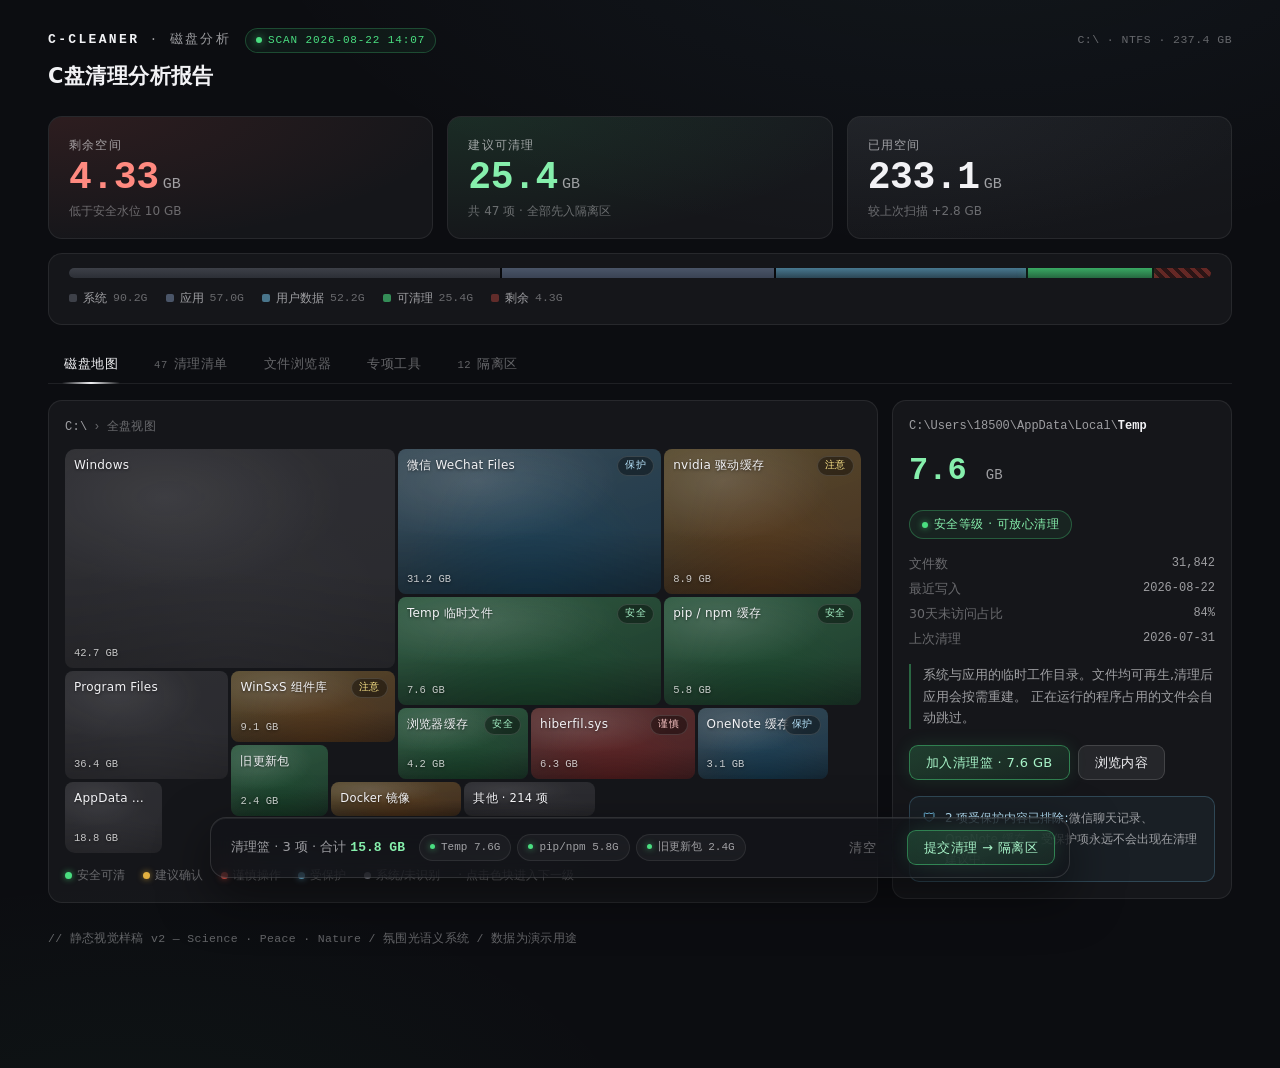
<file: design/mockup-disk-map.html>
<!doctype html>
<html lang="zh-CN">
<head>
<meta charset="utf-8">
<meta name="viewport" content="width=device-width, initial-scale=1">
<title>C-CLEANER · 视觉样稿 v2 — 磁盘地图</title>
<style>
/* ============ tokens ============ */
:root{
  --bg:#0c0d11;
  --bg-deep:#08090c;
  --surface:rgba(255,255,255,.04);
  --surface-2:rgba(255,255,255,.07);
  --line:rgba(255,255,255,.08);
  --line-strong:rgba(255,255,255,.14);
  --text:#f2f2f5;
  --text-2:rgba(242,242,245,.62);
  --text-3:rgba(242,242,245,.38);

  /* 语义色 —— 颜色是发光的,不是涂上去的 */
  --safe:#4ade80;
  --warn:#e2b040;
  --danger:#f0564a;
  --locked:#7dd3fc;
  --neutral:#8b8d98;

  --mono:"JetBrains Mono","Cascadia Code",Consolas,ui-monospace,monospace;
  --sans:"Segoe UI",system-ui,-apple-system,"Microsoft YaHei",sans-serif;
  --r-card:14px;
  --r-block:8px;
}
*{box-sizing:border-box;margin:0;padding:0}
html{background:var(--bg)}
body{
  font:14px/1.7 var(--sans);
  color:var(--text);
  background:
    radial-gradient(1200px 600px at 75% -10%, rgba(125,211,252,.05), transparent 60%),
    radial-gradient(900px 500px at 10% 110%, rgba(74,222,128,.04), transparent 60%),
    var(--bg);
  min-height:100vh;
  -webkit-font-smoothing:antialiased;
}
.wrap{max-width:1240px;margin:0 auto;padding:28px 28px 120px}

/* ============ top bar ============ */
.topbar{display:flex;align-items:baseline;gap:14px;margin-bottom:6px}
.brand{font-family:var(--mono);font-size:13px;letter-spacing:.18em;color:var(--text-2)}
.brand b{color:var(--text);font-weight:600}
.live{
  display:inline-flex;align-items:center;gap:6px;
  font-family:var(--mono);font-size:11px;letter-spacing:.08em;color:var(--safe);
  border:1px solid rgba(74,222,128,.25);border-radius:999px;padding:2px 10px;
  background:rgba(74,222,128,.06);
}
.live .dot{width:6px;height:6px;border-radius:50%;background:var(--safe);
  box-shadow:0 0 8px rgba(74,222,128,.8);animation:pulse 2.4s ease-in-out infinite}
@keyframes pulse{50%{opacity:.35}}
.meta{margin-left:auto;font-family:var(--mono);font-size:11.5px;color:var(--text-3);letter-spacing:.04em}

h1{font-size:21px;font-weight:600;letter-spacing:.02em;margin:2px 0 22px}

/* ============ hero numbers ============ */
.heroes{display:grid;grid-template-columns:repeat(3,1fr);gap:14px;margin-bottom:14px}
.hero{
  position:relative;overflow:hidden;
  border:1px solid var(--line);border-radius:var(--r-card);
  background:var(--surface);
  padding:18px 20px 16px;
}
.hero::before{ /* 氛围光雾 */
  content:"";position:absolute;inset:-40%;
  background:radial-gradient(ellipse at 22% 18%, var(--glow) , transparent 55%);
  opacity:.9;pointer-events:none;
}
.hero.h-free{--glow:rgba(240,86,74,.13)}
.hero.h-clean{--glow:rgba(74,222,128,.13)}
.hero.h-used{--glow:rgba(139,141,152,.10)}
.hero .k{position:relative;font-size:12px;color:var(--text-2);letter-spacing:.1em}
.hero .v{
  position:relative;font-family:var(--mono);font-weight:600;
  font-size:38px;line-height:1.15;letter-spacing:-.01em;
  font-variant-numeric:tabular-nums;
}
.hero .v small{font-size:15px;font-weight:400;color:var(--text-2);margin-left:4px;letter-spacing:0}
.hero .sub{position:relative;font-size:12px;color:var(--text-3);margin-top:2px}
.h-free .v{color:#ff8a80}
.h-clean .v{color:#86efac}

/* ============ capacity bar ============ */
.capacity{
  border:1px solid var(--line);border-radius:var(--r-card);
  background:var(--surface);padding:14px 20px 16px;margin-bottom:22px;
}
.capbar{display:flex;height:10px;border-radius:999px;overflow:hidden;gap:2px;background:var(--bg-deep)}
.capbar i{display:block;height:100%}
.capbar .c-sys{flex:38;background:linear-gradient(180deg,#3d4048,#2c2f36)}
.capbar .c-app{flex:24;background:linear-gradient(180deg,#4a5568,#3a4354)}
.capbar .c-user{flex:22;background:linear-gradient(180deg,rgba(125,211,252,.55),rgba(125,211,252,.3))}
.capbar .c-clean{flex:11;background:linear-gradient(180deg,rgba(74,222,128,.75),rgba(74,222,128,.45));
  box-shadow:0 0 12px rgba(74,222,128,.35)}
.capbar .c-free{flex:5;background:repeating-linear-gradient(45deg,rgba(240,86,74,.4) 0 4px,rgba(240,86,74,.15) 4px 8px)}
.caplegend{display:flex;gap:18px;margin-top:10px;font-size:12px;color:var(--text-2);flex-wrap:wrap}
.caplegend .lg{display:inline-flex;align-items:center;gap:6px}
.caplegend .sw{width:8px;height:8px;border-radius:2px}
.caplegend .n{font-family:var(--mono);font-size:11.5px;color:var(--text-3)}

/* ============ tabs ============ */
.tabs{display:flex;gap:4px;margin-bottom:16px;border-bottom:1px solid var(--line);padding-bottom:0}
.tab{
  appearance:none;background:none;border:none;cursor:pointer;
  font:13px/1 var(--sans);color:var(--text-3);letter-spacing:.04em;
  padding:10px 16px 12px;position:relative;
}
.tab:hover{color:var(--text-2)}
.tab.on{color:var(--text)}
.tab.on::after{
  content:"";position:absolute;left:14px;right:14px;bottom:-1px;height:2px;
  background:linear-gradient(90deg,transparent,var(--text),transparent);
  border-radius:2px;
}
.tab .num{font-family:var(--mono);font-size:10.5px;color:var(--text-3);margin-right:6px}

/* ============ main split ============ */
.split{display:grid;grid-template-columns:1fr 340px;gap:14px;align-items:start}

.panel{
  border:1px solid var(--line);border-radius:var(--r-card);
  background:var(--surface);padding:16px;
}
.crumbs{font-family:var(--mono);font-size:12px;color:var(--text-3);margin-bottom:12px;letter-spacing:.02em}
.crumbs b{color:var(--text-2);font-weight:500}
.crumbs .sep{margin:0 6px;color:var(--text-3)}

/* ============ treemap ============ */
.treemap{
  display:grid;gap:3px;
  grid-template-columns:repeat(24,1fr);
  grid-auto-rows:34px;
  border-radius:10px;overflow:hidden;
}
.blk{
  position:relative;border-radius:var(--r-block);overflow:hidden;
  background:var(--surface-2);
  cursor:pointer;
  transition:filter .18s ease, outline-color .18s ease;
  outline:1px solid transparent;outline-offset:-1px;
}
/* 氛围光: 每块 = 色雾 + cushion 高光 + 底部沉降 */
.blk::before{
  content:"";position:absolute;inset:0;
  background:
    radial-gradient(ellipse 90% 70% at 30% 22%, rgba(255,255,255,.16), transparent 60%),
    linear-gradient(transparent 55%, rgba(0,0,0,.32)),
    radial-gradient(ellipse at 50% 110%, var(--hue-deep), transparent 70%),
    linear-gradient(160deg, var(--hue-soft), var(--hue-deep));
  opacity:var(--lum,.85);
}
.blk:hover{filter:brightness(1.22);outline-color:rgba(255,255,255,.35);z-index:2}
.blk .lab{
  position:absolute;left:9px;top:6px;right:8px;z-index:1;
  font-size:12px;font-weight:500;letter-spacing:.02em;
  text-shadow:0 1px 3px rgba(0,0,0,.55);
  white-space:nowrap;overflow:hidden;text-overflow:ellipsis;
}
.blk .sz{
  position:absolute;left:9px;bottom:5px;z-index:1;
  font-family:var(--mono);font-size:10.5px;color:rgba(255,255,255,.75);
  font-variant-numeric:tabular-nums;text-shadow:0 1px 3px rgba(0,0,0,.55);
}
.blk .tag{
  position:absolute;right:7px;top:7px;z-index:1;
  font-family:var(--mono);font-size:9.5px;letter-spacing:.06em;
  padding:1px 7px;border-radius:999px;
  background:rgba(0,0,0,.38);backdrop-filter:blur(4px);
  border:1px solid rgba(255,255,255,.14);
}

/* 色相 = 语义 */
.hu-safe   {--hue-soft:rgba(74,222,128,.34); --hue-deep:rgba(20,83,45,.55)}
.hu-warn   {--hue-soft:rgba(226,176,64,.32); --hue-deep:rgba(113,63,18,.5)}
.hu-danger {--hue-soft:rgba(240,86,74,.30);  --hue-deep:rgba(127,29,29,.5)}
.hu-locked {--hue-soft:rgba(125,211,252,.26);--hue-deep:rgba(12,74,110,.5)}
.hu-none   {--hue-soft:rgba(139,141,152,.16);--hue-deep:rgba(139,141,152,.10)}
.dim{--lum:.5}

/* 布局(手排 squarified 近似) */
.b1 {grid-column:span 10;grid-row:span 6}
.b2 {grid-column:span 8; grid-row:span 4}
.b3 {grid-column:span 6; grid-row:span 4}
.b4 {grid-column:span 8; grid-row:span 3}
.b5 {grid-column:span 6; grid-row:span 3}
.b6 {grid-column:span 5; grid-row:span 3}
.b7 {grid-column:span 5; grid-row:span 2}
.b8 {grid-column:span 4; grid-row:span 2}
.b9 {grid-column:span 5; grid-row:span 2}
.b10{grid-column:span 4; grid-row:span 2}
.b11{grid-column:span 3; grid-row:span 2}
.b12{grid-column:span 3; grid-row:span 2}
.b13{grid-column:span 4; grid-row:span 1}
.b14{grid-column:span 4; grid-row:span 1}
/* 单行小块: 只留标签,垂直居中 */
.b13 .sz,.b14 .sz{display:none}
.b13 .lab,.b14 .lab{top:50%;transform:translateY(-50%);font-size:11.5px}

.maphint{font-size:12px;color:var(--text-3);margin-top:12px}
.maphint .k{display:inline-flex;align-items:center;gap:5px;margin-right:14px}
.maphint .g{width:7px;height:7px;border-radius:50%}
.g-safe{background:var(--safe);box-shadow:0 0 6px rgba(74,222,128,.7)}
.g-warn{background:var(--warn);box-shadow:0 0 6px rgba(226,176,64,.7)}
.g-danger{background:var(--danger);box-shadow:0 0 6px rgba(240,86,74,.7)}
.g-locked{background:var(--locked);box-shadow:0 0 6px rgba(125,211,252,.7)}
.g-none{background:var(--neutral)}

/* ============ detail panel ============ */
.detail .path{font-family:var(--mono);font-size:12px;color:var(--text-2);word-break:break-all;line-height:1.6}
.detail .big{
  font-family:var(--mono);font-weight:600;font-size:32px;
  font-variant-numeric:tabular-nums;color:#86efac;margin:8px 0 2px;
}
.detail .big small{font-size:14px;font-weight:400;color:var(--text-2)}
.badge{
  display:inline-flex;align-items:center;gap:6px;
  font-size:12px;letter-spacing:.04em;
  border-radius:999px;padding:3px 12px;margin:10px 0 14px;
  border:1px solid rgba(74,222,128,.3);color:#86efac;background:rgba(74,222,128,.07);
}
.badge .g{width:6px;height:6px;border-radius:50%}
.kv{display:grid;grid-template-columns:auto 1fr;gap:4px 16px;font-size:12.5px;margin-bottom:14px}
.kv .k{color:var(--text-3)}
.kv .v{color:var(--text-2);font-family:var(--mono);font-size:12px;text-align:right;font-variant-numeric:tabular-nums}
.explain{
  font-size:12.5px;color:var(--text-2);line-height:1.75;
  border-left:2px solid rgba(74,222,128,.4);padding-left:12px;margin-bottom:16px;
}
.actions{display:flex;gap:8px}
.btn{
  appearance:none;cursor:pointer;font:13px/1 var(--sans);letter-spacing:.03em;
  border-radius:9px;padding:10px 16px;transition:.15s;
  border:1px solid var(--line-strong);background:var(--surface-2);color:var(--text);
}
.btn:hover{background:rgba(255,255,255,.11)}
.btn.primary{
  border-color:rgba(74,222,128,.45);
  background:linear-gradient(160deg,rgba(74,222,128,.2),rgba(74,222,128,.08));
  color:#a7f3c8;box-shadow:0 0 18px rgba(74,222,128,.12);
}
.btn.primary:hover{box-shadow:0 0 24px rgba(74,222,128,.22)}

/* 保护示例条 */
.protected{
  margin-top:16px;padding:11px 13px;border-radius:10px;
  border:1px solid rgba(125,211,252,.22);background:rgba(125,211,252,.05);
  font-size:12px;color:var(--text-2);display:flex;gap:9px;align-items:flex-start;
}
.protected .ico{color:var(--locked);font-size:13px;line-height:1.5}
.protected b{color:#bae6fd;font-weight:500}

/* ============ basket (玻璃浮层) ============ */
.basket{
  position:fixed;left:50%;bottom:22px;transform:translateX(-50%);
  width:min(860px,calc(100vw - 48px));
  display:flex;align-items:center;gap:14px;
  padding:12px 14px 12px 20px;border-radius:16px;
  background:rgba(18,19,24,.6);
  backdrop-filter:blur(20px);-webkit-backdrop-filter:blur(20px);
  border:1px solid rgba(255,255,255,.12);
  box-shadow:0 18px 50px rgba(0,0,0,.5), inset 0 1px 0 rgba(255,255,255,.07);
}
.basket .sum{font-size:13px;color:var(--text-2)}
.basket .sum b{font-family:var(--mono);color:#86efac;font-weight:600;font-variant-numeric:tabular-nums}
.basket .chips{display:flex;gap:6px;flex:1;overflow:hidden}
.chip{
  font-family:var(--mono);font-size:11px;color:var(--text-2);
  border:1px solid var(--line);border-radius:999px;padding:3px 10px;
  white-space:nowrap;background:var(--surface);
}
.chip .g{display:inline-block;width:5px;height:5px;border-radius:50%;margin-right:6px;vertical-align:1.5px}
.basket .ghost{border-color:transparent;background:none;color:var(--text-3)}
.basket .ghost:hover{color:var(--text-2);background:var(--surface)}

.note{margin-top:26px;font-size:11.5px;color:var(--text-3);font-family:var(--mono);letter-spacing:.03em}
</style>
</head>
<body>
<div class="wrap">

  <div class="topbar">
    <span class="brand"><b>C-CLEANER</b> · 磁盘分析</span>
    <span class="live"><span class="dot"></span>SCAN 2026-08-22 14:07</span>
    <span class="meta">C:\ · NTFS · 237.4 GB</span>
  </div>
  <h1>C盘清理分析报告</h1>

  <div class="heroes">
    <div class="hero h-free">
      <div class="k">剩余空间</div>
      <div class="v">4.33<small>GB</small></div>
      <div class="sub">低于安全水位 10 GB</div>
    </div>
    <div class="hero h-clean">
      <div class="k">建议可清理</div>
      <div class="v">25.4<small>GB</small></div>
      <div class="sub">共 47 项 · 全部先入隔离区</div>
    </div>
    <div class="hero h-used">
      <div class="k">已用空间</div>
      <div class="v">233.1<small>GB</small></div>
      <div class="sub">较上次扫描 +2.8 GB</div>
    </div>
  </div>

  <div class="capacity">
    <div class="capbar">
      <i class="c-sys"></i><i class="c-app"></i><i class="c-user"></i><i class="c-clean"></i><i class="c-free"></i>
    </div>
    <div class="caplegend">
      <span class="lg"><span class="sw" style="background:#3d4048"></span>系统 <span class="n">90.2G</span></span>
      <span class="lg"><span class="sw" style="background:#4a5568"></span>应用 <span class="n">57.0G</span></span>
      <span class="lg"><span class="sw" style="background:rgba(125,211,252,.5)"></span>用户数据 <span class="n">52.2G</span></span>
      <span class="lg"><span class="sw" style="background:rgba(74,222,128,.6)"></span>可清理 <span class="n">25.4G</span></span>
      <span class="lg"><span class="sw" style="background:rgba(240,86,74,.35)"></span>剩余 <span class="n">4.3G</span></span>
    </div>
  </div>

  <nav class="tabs">
    <button class="tab on">磁盘地图</button>
    <button class="tab"><span class="num">47</span>清理清单</button>
    <button class="tab">文件浏览器</button>
    <button class="tab">专项工具</button>
    <button class="tab"><span class="num">12</span>隔离区</button>
  </nav>

  <div class="split">
    <div class="panel">
      <div class="crumbs"><b>C:\</b><span class="sep">›</span>全盘视图</div>

      <div class="treemap">
        <div class="blk b1 hu-none dim"><span class="lab">Windows</span><span class="sz">42.7 GB</span></div>
        <div class="blk b2 hu-locked"><span class="lab">微信 WeChat Files</span><span class="sz">31.2 GB</span><span class="tag" style="color:#bae6fd">保护</span></div>
        <div class="blk b3 hu-warn"><span class="lab">nvidia 驱动缓存</span><span class="sz">8.9 GB</span><span class="tag" style="color:#fde68a">注意</span></div>
        <div class="blk b4 hu-safe"><span class="lab">Temp 临时文件</span><span class="sz">7.6 GB</span><span class="tag" style="color:#a7f3c8">安全</span></div>
        <div class="blk b5 hu-safe"><span class="lab">pip / npm 缓存</span><span class="sz">5.8 GB</span><span class="tag" style="color:#a7f3c8">安全</span></div>
        <div class="blk b6 hu-none dim"><span class="lab">Program Files</span><span class="sz">36.4 GB</span></div>
        <div class="blk b7 hu-warn"><span class="lab">WinSxS 组件库</span><span class="sz">9.1 GB</span><span class="tag" style="color:#fde68a">注意</span></div>
        <div class="blk b8 hu-safe"><span class="lab">浏览器缓存</span><span class="sz">4.2 GB</span><span class="tag" style="color:#a7f3c8">安全</span></div>
        <div class="blk b9 hu-danger"><span class="lab">hiberfil.sys</span><span class="sz">6.3 GB</span><span class="tag" style="color:#fecaca">谨慎</span></div>
        <div class="blk b10 hu-locked"><span class="lab">OneNote 缓存</span><span class="sz">3.1 GB</span><span class="tag" style="color:#bae6fd">保护</span></div>
        <div class="blk b11 hu-safe"><span class="lab">旧更新包</span><span class="sz">2.4 GB</span></div>
        <div class="blk b12 hu-none dim"><span class="lab">AppData 其他</span><span class="sz">18.8 GB</span></div>
        <div class="blk b13 hu-warn"><span class="lab">Docker 镜像</span><span class="sz">1.9 GB</span></div>
        <div class="blk b14 hu-none dim"><span class="lab">其他 · 214 项</span><span class="sz">12.2 GB</span></div>
      </div>

      <div class="maphint">
        <span class="k"><span class="g g-safe"></span>安全可清</span>
        <span class="k"><span class="g g-warn"></span>建议确认</span>
        <span class="k"><span class="g g-danger"></span>谨慎操作</span>
        <span class="k"><span class="g g-locked"></span>受保护</span>
        <span class="k"><span class="g g-none"></span>系统/未识别</span>
        · 点击色块进入下一级
      </div>
    </div>

    <div class="panel detail">
      <div class="path">C:\Users\18500\AppData\Local\<b style="color:var(--text)">Temp</b></div>
      <div class="big">7.6 <small>GB</small></div>
      <div class="badge"><span class="g g-safe"></span>安全等级 · 可放心清理</div>

      <div class="kv">
        <span class="k">文件数</span><span class="v">31,842</span>
        <span class="k">最近写入</span><span class="v">2026-08-22</span>
        <span class="k">30天未访问占比</span><span class="v">84%</span>
        <span class="k">上次清理</span><span class="v">2026-07-31</span>
      </div>

      <div class="explain">
        系统与应用的临时工作目录。文件均可再生,清理后应用会按需重建。
        正在运行的程序占用的文件会自动跳过。
      </div>

      <div class="actions">
        <button class="btn primary">加入清理篮 · 7.6 GB</button>
        <button class="btn">浏览内容</button>
      </div>

      <div class="protected">
        <span class="ico">🛡</span>
        <span><b>2 项受保护内容已排除:</b>微信聊天记录、OneNote 缓存。
        受保护项永远不会出现在清理建议中。</span>
      </div>
    </div>
  </div>

  <div class="note">// 静态视觉样稿 v2 — Science · Peace · Nature / 氛围光语义系统 / 数据为演示用途</div>
</div>

<div class="basket">
  <span class="sum">清理篮 · 3 项 · 合计 <b>15.8 GB</b></span>
  <div class="chips">
    <span class="chip"><span class="g g-safe"></span>Temp 7.6G</span>
    <span class="chip"><span class="g g-safe"></span>pip/npm 5.8G</span>
    <span class="chip"><span class="g g-safe"></span>旧更新包 2.4G</span>
  </div>
  <button class="btn ghost">清空</button>
  <button class="btn primary">提交清理 → 隔离区</button>
</div>
</body>
</html>
</file>
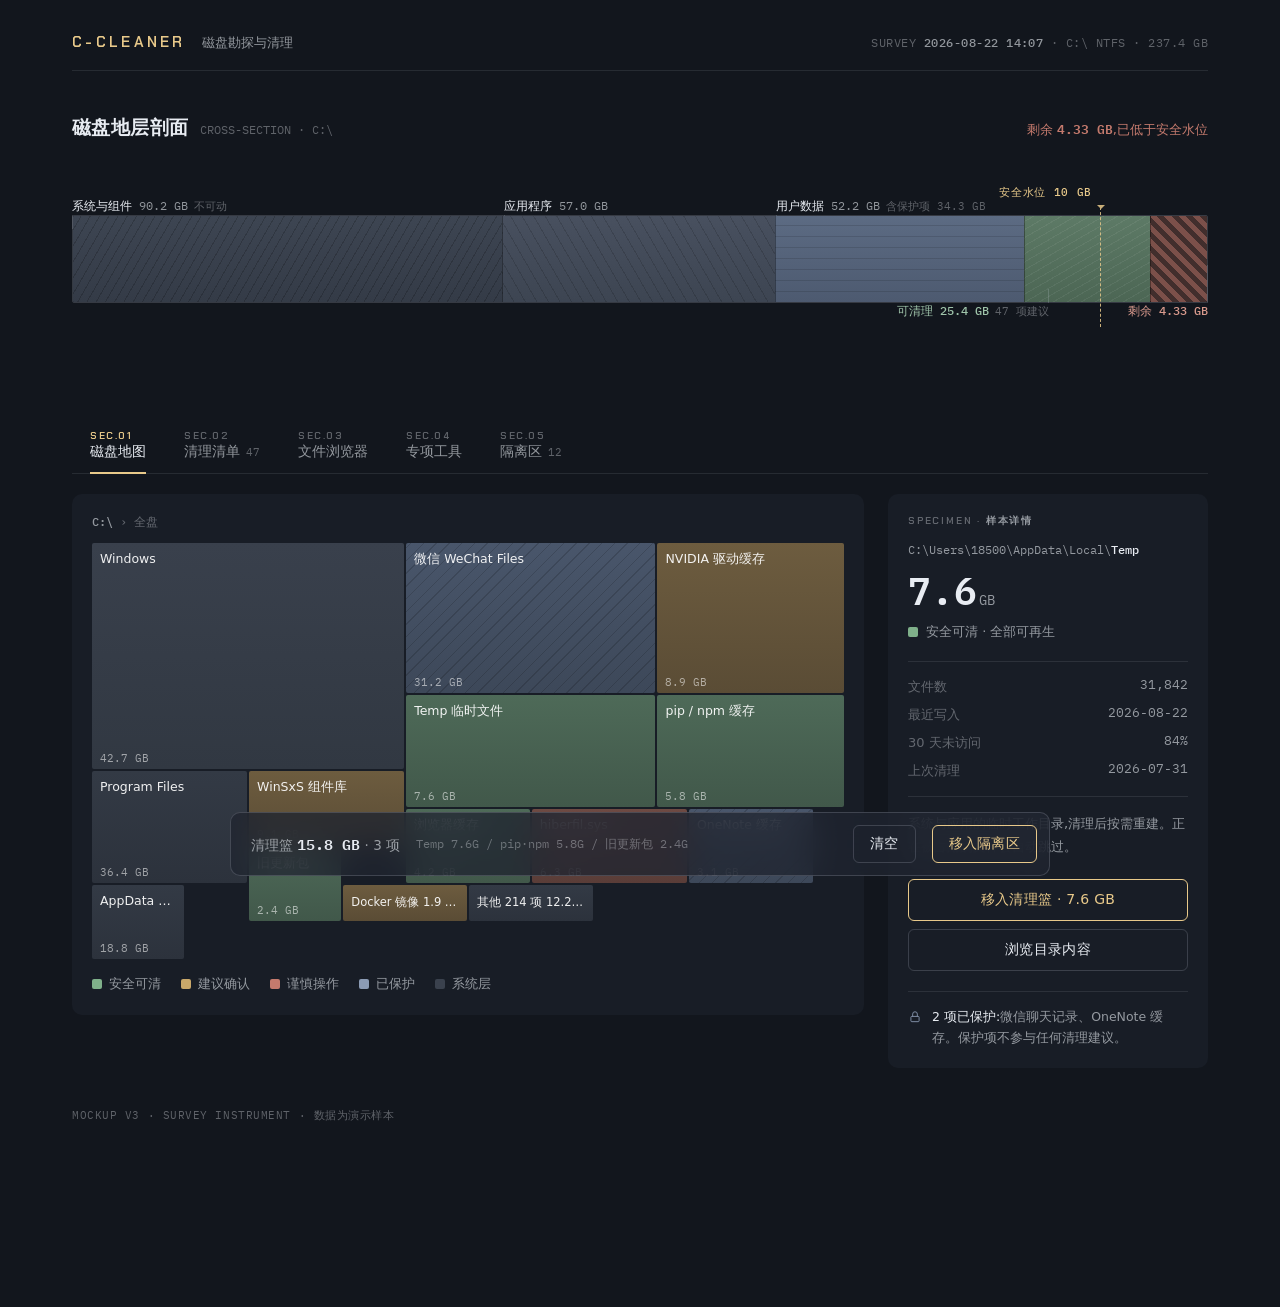
<file: design/mockup-v3-survey.html>
<!doctype html>
<html lang="zh-CN">
<head>
<meta charset="utf-8">
<meta name="viewport" content="width=device-width, initial-scale=1">
<title>C-CLEANER · 样稿 v3 — 勘探仪器</title>
<link rel="preconnect" href="https://fonts.gstatic.com" crossorigin>
<link href="https://fonts.googleapis.com/css2?family=Chakra+Petch:wght@500;600&family=IBM+Plex+Mono:wght@400;500;600&display=swap" rel="stylesheet">
<style>
:root{
  --bg:#12161d; --bg-raised:#181d26; --bg-high:#1f2530;
  --line:rgba(214,222,235,.10); --line-2:rgba(214,222,235,.18);
  --text:#e8ecf2; --text-2:rgba(232,236,242,.6); --text-3:rgba(232,236,242,.36);
  --gauge:#e8c98a;
  --safe:#7fb08a; --warn:#c9a86a; --danger:#c47a6d; --locked:#8b9bb4; --inert:#3a414d;
  --display:'Chakra Petch','Microsoft YaHei',sans-serif;
  --data:'IBM Plex Mono',Consolas,monospace;
  --body:'Segoe UI',system-ui,-apple-system,'Microsoft YaHei',sans-serif;
}
*{box-sizing:border-box;margin:0;padding:0}
html{background:var(--bg)}
body{font:15px/1.7 var(--body);color:var(--text);-webkit-font-smoothing:antialiased}
.wrap{max-width:1200px;margin:0 auto;padding:32px 32px 128px}
@media (prefers-reduced-motion:reduce){*{transition:none!important;animation:none!important}}

/* ── 仪器铭牌头 ── */
header{display:flex;align-items:baseline;gap:16px;padding-bottom:16px;border-bottom:1px solid var(--line)}
.brand{font:600 15px var(--display);letter-spacing:.22em;color:var(--gauge)}
.brand-sub{font-size:13px;color:var(--text-2)}
.scanmeta{margin-left:auto;font:400 12px var(--data);color:var(--text-3);letter-spacing:.04em}
.scanmeta b{color:var(--text-2);font-weight:500}

/* ── Signature: 磁盘地层剖面 ── */
.survey{padding:40px 0 8px}
.survey-head{display:flex;align-items:baseline;gap:12px;margin-bottom:20px}
.survey-title{font-size:19px;font-weight:600;letter-spacing:.02em}
.survey-sub{font:400 12px var(--data);color:var(--text-3)}
.survey-alert{margin-left:auto;font-size:13px;color:var(--danger)}
.survey-alert b{font-family:var(--data);font-weight:600}

.strata{position:relative;margin:0 0 8px}
/* 引线标注层(上方) */
.leaders{position:relative;height:52px;font:400 12px var(--data);color:var(--text-2)}
.leader{position:absolute;bottom:0}
.leader .lbl{white-space:nowrap;margin-bottom:2px}
.leader .lbl b{color:var(--text);font-weight:500}
.leader .lbl small{color:var(--text-3);margin-left:6px;font-size:11px}
.leader::after{content:"";position:absolute;top:100%;left:0;width:1px;height:14px;background:var(--line-2)}
.leader.r{text-align:right}
.leader.r::after{left:auto;right:0}

/* 地层条本体 */
.bar{display:flex;height:88px;border:1px solid var(--line-2);border-radius:2px;overflow:hidden;position:relative}
.bar i{display:block;height:100%;position:relative}
.st-sys {flex:38;background:
  repeating-linear-gradient(-60deg,transparent 0 7px,rgba(0,0,0,.18) 7px 8px),
  linear-gradient(180deg,#3d4552,#343b47)}
.st-app {flex:24;background:
  repeating-linear-gradient(60deg,transparent 0 9px,rgba(0,0,0,.14) 9px 10px),
  linear-gradient(180deg,#48505f,#3d4552)}
.st-user{flex:22;background:
  repeating-linear-gradient(0deg,transparent 0 10px,rgba(0,0,0,.12) 10px 11px),
  linear-gradient(180deg,#5c6b83,#4d5a70)}
.st-clean{flex:11;background:
  repeating-linear-gradient(-30deg,transparent 0 6px,rgba(255,255,255,.06) 6px 7px),
  linear-gradient(180deg,#5d7a66,#4c6654)}
.st-free{flex:5;background:
  repeating-linear-gradient(45deg,rgba(196,122,109,.55) 0 5px,rgba(196,122,109,.18) 5px 10px),
  #241d1e}
.bar i + i{border-left:1px solid rgba(0,0,0,.35)}

/* 安全水位刻度(香槟金,仪器语言) — 挂在 .strata 上,避开 .bar 的 overflow 裁切 */
.gaugewrap{position:absolute;right:9.5%;top:52px;height:104px;width:0;z-index:2}
.watermark{position:absolute;top:-8px;bottom:-8px;left:0;width:0;border-left:1px dashed var(--gauge);opacity:.85}
.watermark::before{content:"";position:absolute;top:-2px;left:-4px;border:4px solid transparent;border-top-color:var(--gauge)}
.watermark-lbl{position:absolute;top:-30px;right:8px;font:500 11px var(--data);color:var(--gauge);letter-spacing:.06em;white-space:nowrap}

/* 引线标注层(下方) */
.leaders-b{position:relative;height:64px;font:400 12px var(--data);color:var(--text-2)}
.leaders-b .leader{bottom:auto;top:0}
.leaders-b .leader::after{top:auto;bottom:100%;height:14px}
.leaders-b .leader .lbl{margin-top:16px}
.leaders-b .leader.deep::after{height:38px}
.leaders-b .leader.deep .lbl{margin-top:40px}

/* ── 视图切换:仪器区段 ── */
.sections{display:flex;gap:2px;margin:36px 0 20px;border-bottom:1px solid var(--line)}
.sec{appearance:none;border:none;background:none;cursor:pointer;
  padding:10px 18px 12px;position:relative;text-align:left}
.sec .no{display:block;font:600 10px var(--display);letter-spacing:.16em;color:var(--text-3)}
.sec .nm{display:block;font:400 14px var(--body);color:var(--text-2);margin-top:1px}
.sec:hover .nm{color:var(--text)}
.sec.on .no{color:var(--gauge)}
.sec.on .nm{color:var(--text)}
.sec.on::after{content:"";position:absolute;left:18px;right:18px;bottom:-1px;height:2px;background:var(--gauge)}
.sec .ct{font-family:var(--data);font-size:11px;color:var(--text-3);margin-left:6px}

/* ── 主区 ── */
.split{display:grid;grid-template-columns:1fr 320px;gap:24px;align-items:start}
.panel{background:var(--bg-raised);border-radius:10px;padding:20px}
.plate{font:600 10px var(--display);letter-spacing:.18em;color:var(--text-3);margin-bottom:14px}
.plate b{color:var(--text-2);font-weight:600}
.crumbs{font:400 12px var(--data);color:var(--text-3);margin-bottom:12px}
.crumbs b{color:var(--text-2);font-weight:500}

/* treemap: 地质剖面块 */
.tm{display:grid;gap:2px;grid-template-columns:repeat(24,1fr);grid-auto-rows:36px}
.blk{position:relative;border-radius:2px;cursor:pointer;overflow:hidden;
  transition:filter .18s ease;outline:1px solid transparent;outline-offset:-1px}
.blk:hover,.blk:focus-visible{filter:brightness(1.25);outline-color:var(--gauge);z-index:1}
.blk .lab{position:absolute;left:8px;top:5px;right:8px;font-size:12.5px;font-weight:400;
  white-space:nowrap;overflow:hidden;text-overflow:ellipsis;color:rgba(255,255,255,.92)}
.blk .sz{position:absolute;left:8px;bottom:4px;font:400 11px var(--data);
  color:rgba(255,255,255,.55);font-variant-numeric:tabular-nums}
.z-sys  {background:linear-gradient(180deg,#39404c,#313842)}
.z-sys2 {background:linear-gradient(180deg,#333a45,#2c323c)}
.z-safe {background:linear-gradient(180deg,#4e6a58,#41584a)}
.z-warn {background:linear-gradient(180deg,#6d5c3f,#5a4c35)}
.z-danger{background:linear-gradient(180deg,#6e4a43,#5a3d38)}
.z-lock {background:linear-gradient(180deg,#49566b,#3d4859);
  background-image:repeating-linear-gradient(-45deg,transparent 0 8px,rgba(0,0,0,.15) 8px 9px),
  linear-gradient(180deg,#49566b,#3d4859)}
.b1{grid-column:span 10;grid-row:span 6}.b2{grid-column:span 8;grid-row:span 4}
.b3{grid-column:span 6;grid-row:span 4}.b4{grid-column:span 8;grid-row:span 3}
.b5{grid-column:span 6;grid-row:span 3}.b6{grid-column:span 5;grid-row:span 3}
.b7{grid-column:span 5;grid-row:span 2}.b8{grid-column:span 4;grid-row:span 2}
.b9{grid-column:span 5;grid-row:span 2}.b10{grid-column:span 4;grid-row:span 2}
.b11{grid-column:span 3;grid-row:span 2}.b12{grid-column:span 3;grid-row:span 2}
.b13{grid-column:span 4;grid-row:span 1}.b14{grid-column:span 4;grid-row:span 1}
.b13 .sz,.b14 .sz{display:none}
.b13 .lab,.b14 .lab{top:50%;transform:translateY(-50%);font-size:11.5px}

/* 图例:分区材质 */
.legend{display:flex;gap:20px;margin-top:14px;font-size:12.5px;color:var(--text-2);flex-wrap:wrap}
.lg{display:inline-flex;align-items:center;gap:7px}
.lg .sw{width:10px;height:10px;border-radius:2px}

/* ── 详情面板 ── */
.d-path{font:400 12px var(--data);color:var(--text-2);word-break:break-all}
.d-path b{color:var(--text);font-weight:500}
.d-num{font:600 38px/1.2 var(--data);font-variant-numeric:tabular-nums;margin:10px 0 2px}
.d-num small{font-size:14px;font-weight:400;color:var(--text-2);margin-left:2px}
.d-zone{display:inline-flex;align-items:center;gap:8px;font-size:13px;color:var(--text-2);margin:6px 0 18px}
.d-zone .sw{width:10px;height:10px;border-radius:2px;background:var(--safe)}
.kv{display:grid;grid-template-columns:auto 1fr;gap:6px 16px;font-size:13px;
  padding:14px 0;border-top:1px solid var(--line);border-bottom:1px solid var(--line);margin-bottom:16px}
.kv .k{color:var(--text-3)}
.kv .v{font:400 12.5px var(--data);color:var(--text-2);text-align:right;font-variant-numeric:tabular-nums}
.d-note{font-size:13px;color:var(--text-2);line-height:1.75;margin-bottom:20px}
.actions{display:flex;flex-direction:column;gap:8px}
.btn{appearance:none;cursor:pointer;font:500 14px var(--body);letter-spacing:.02em;
  border-radius:6px;padding:11px 16px;transition:background .15s ease,border-color .15s ease;
  border:1px solid var(--line-2);background:none;color:var(--text)}
.btn:hover{background:var(--bg-high)}
.btn:focus-visible{outline:2px solid var(--gauge);outline-offset:2px}
.btn.gauge{border-color:var(--gauge);color:var(--gauge)}
.btn.gauge:hover{background:rgba(232,201,138,.08)}
.protected{margin-top:20px;padding-top:14px;border-top:1px solid var(--line);
  font-size:12.5px;color:var(--text-2);display:flex;gap:10px;line-height:1.7}
.protected svg{flex:none;margin-top:4px;stroke:var(--locked)}
.protected b{color:var(--text);font-weight:500}

/* ── 清理篮浮条(唯一允许 blur 处) ── */
.basket{position:fixed;left:50%;bottom:24px;transform:translateX(-50%);
  width:min(820px,calc(100vw - 48px));display:flex;align-items:center;gap:16px;
  padding:12px 12px 12px 20px;border-radius:10px;
  background:rgba(31,37,48,.78);backdrop-filter:blur(16px);-webkit-backdrop-filter:blur(16px);
  border:1px solid var(--line-2)}
.basket .sum{font-size:13.5px;color:var(--text-2)}
.basket .sum b{font:600 15px var(--data);color:var(--text);font-variant-numeric:tabular-nums}
.basket .items{flex:1;font:400 12px var(--data);color:var(--text-3);
  white-space:nowrap;overflow:hidden;text-overflow:ellipsis}
.basket .btn{padding:9px 16px}
.footnote{margin-top:40px;font:400 11px var(--data);color:var(--text-3);letter-spacing:.05em}
</style>
</head>
<body>
<div class="wrap">

  <header>
    <span class="brand">C-CLEANER</span>
    <span class="brand-sub">磁盘勘探与清理</span>
    <span class="scanmeta">SURVEY <b>2026-08-22 14:07</b> · C:\ NTFS · 237.4 GB</span>
  </header>

  <!-- Signature: 磁盘地层剖面 -->
  <section class="survey">
    <div class="survey-head">
      <span class="survey-title">磁盘地层剖面</span>
      <span class="survey-sub">CROSS-SECTION · C:\</span>
      <span class="survey-alert">剩余 <b>4.33 GB</b>,已低于安全水位</span>
    </div>

    <div class="strata" style="position:relative">
      <span class="gaugewrap"><span class="watermark"></span><span class="watermark-lbl">安全水位 10 GB</span></span>
      <div class="leaders">
        <span class="leader" style="left:0"><span class="lbl"><b>系统与组件</b> 90.2 GB<small>不可动</small></span></span>
        <span class="leader" style="left:38%"><span class="lbl"><b>应用程序</b> 57.0 GB</span></span>
        <span class="leader" style="left:62%"><span class="lbl"><b>用户数据</b> 52.2 GB<small>含保护项 34.3 GB</small></span></span>
      </div>
      <div class="bar">
        <i class="st-sys"></i><i class="st-app"></i><i class="st-user"></i><i class="st-clean"></i><i class="st-free"></i>
      </div>
      <div class="leaders-b">
        <span class="leader r" style="right:14%"><span class="lbl"><b style="color:#9fc4aa">可清理 25.4 GB</b><small>47 项建议</small></span></span>
        <span class="leader r deep" style="right:0"><span class="lbl"><b style="color:#d99a8d">剩余 4.33 GB</b></span></span>
      </div>
    </div>
  </section>

  <!-- 视图区段 -->
  <nav class="sections">
    <button class="sec on"><span class="no">SEC.01</span><span class="nm">磁盘地图</span></button>
    <button class="sec"><span class="no">SEC.02</span><span class="nm">清理清单<span class="ct">47</span></span></button>
    <button class="sec"><span class="no">SEC.03</span><span class="nm">文件浏览器</span></button>
    <button class="sec"><span class="no">SEC.04</span><span class="nm">专项工具</span></button>
    <button class="sec"><span class="no">SEC.05</span><span class="nm">隔离区<span class="ct">12</span></span></button>
  </nav>

  <div class="split">
    <div class="panel">
      <div class="crumbs"><b>C:\</b> › 全盘</div>
      <div class="tm">
        <div class="blk b1 z-sys" tabindex="0"><span class="lab">Windows</span><span class="sz">42.7 GB</span></div>
        <div class="blk b2 z-lock" tabindex="0"><span class="lab">微信 WeChat Files</span><span class="sz">31.2 GB</span></div>
        <div class="blk b3 z-warn" tabindex="0"><span class="lab">NVIDIA 驱动缓存</span><span class="sz">8.9 GB</span></div>
        <div class="blk b4 z-safe" tabindex="0"><span class="lab">Temp 临时文件</span><span class="sz">7.6 GB</span></div>
        <div class="blk b5 z-safe" tabindex="0"><span class="lab">pip / npm 缓存</span><span class="sz">5.8 GB</span></div>
        <div class="blk b6 z-sys2" tabindex="0"><span class="lab">Program Files</span><span class="sz">36.4 GB</span></div>
        <div class="blk b7 z-warn" tabindex="0"><span class="lab">WinSxS 组件库</span><span class="sz">9.1 GB</span></div>
        <div class="blk b8 z-safe" tabindex="0"><span class="lab">浏览器缓存</span><span class="sz">4.2 GB</span></div>
        <div class="blk b9 z-danger" tabindex="0"><span class="lab">hiberfil.sys</span><span class="sz">6.3 GB</span></div>
        <div class="blk b10 z-lock" tabindex="0"><span class="lab">OneNote 缓存</span><span class="sz">3.1 GB</span></div>
        <div class="blk b11 z-safe" tabindex="0"><span class="lab">旧更新包</span><span class="sz">2.4 GB</span></div>
        <div class="blk b12 z-sys2" tabindex="0"><span class="lab">AppData 其他</span><span class="sz">18.8 GB</span></div>
        <div class="blk b13 z-warn" tabindex="0"><span class="lab">Docker 镜像 1.9 GB</span></div>
        <div class="blk b14 z-sys2" tabindex="0"><span class="lab">其他 214 项 12.2 GB</span></div>
      </div>
      <div class="legend">
        <span class="lg"><span class="sw" style="background:var(--safe)"></span>安全可清</span>
        <span class="lg"><span class="sw" style="background:var(--warn)"></span>建议确认</span>
        <span class="lg"><span class="sw" style="background:var(--danger)"></span>谨慎操作</span>
        <span class="lg"><span class="sw" style="background:var(--locked)"></span>已保护</span>
        <span class="lg"><span class="sw" style="background:var(--inert)"></span>系统层</span>
      </div>
    </div>

    <div class="panel">
      <div class="plate">SPECIMEN · <b>样本详情</b></div>
      <div class="d-path">C:\Users\18500\AppData\Local\<b>Temp</b></div>
      <div class="d-num">7.6<small>GB</small></div>
      <div class="d-zone"><span class="sw"></span>安全可清 · 全部可再生</div>
      <div class="kv">
        <span class="k">文件数</span><span class="v">31,842</span>
        <span class="k">最近写入</span><span class="v">2026-08-22</span>
        <span class="k">30 天未访问</span><span class="v">84%</span>
        <span class="k">上次清理</span><span class="v">2026-07-31</span>
      </div>
      <p class="d-note">系统与应用的临时工作目录,清理后按需重建。正在被占用的文件会自动跳过。</p>
      <div class="actions">
        <button class="btn gauge">移入清理篮 · 7.6 GB</button>
        <button class="btn">浏览目录内容</button>
      </div>
      <div class="protected">
        <svg width="14" height="14" viewBox="0 0 24 24" fill="none" stroke-width="1.5"><rect x="5" y="11" width="14" height="9" rx="1.5"/><path d="M8 11V7a4 4 0 0 1 8 0v4"/></svg>
        <span><b>2 项已保护:</b>微信聊天记录、OneNote 缓存。保护项不参与任何清理建议。</span>
      </div>
    </div>
  </div>

  <p class="footnote" style="margin-bottom:56px">MOCKUP V3 · SURVEY INSTRUMENT · 数据为演示样本</p>
</div>

<div class="basket">
  <span class="sum">清理篮 <b>15.8 GB</b> · 3 项</span>
  <span class="items">Temp 7.6G / pip·npm 5.8G / 旧更新包 2.4G</span>
  <button class="btn">清空</button>
  <button class="btn gauge">移入隔离区</button>
</div>
</body>
</html>
</file>
